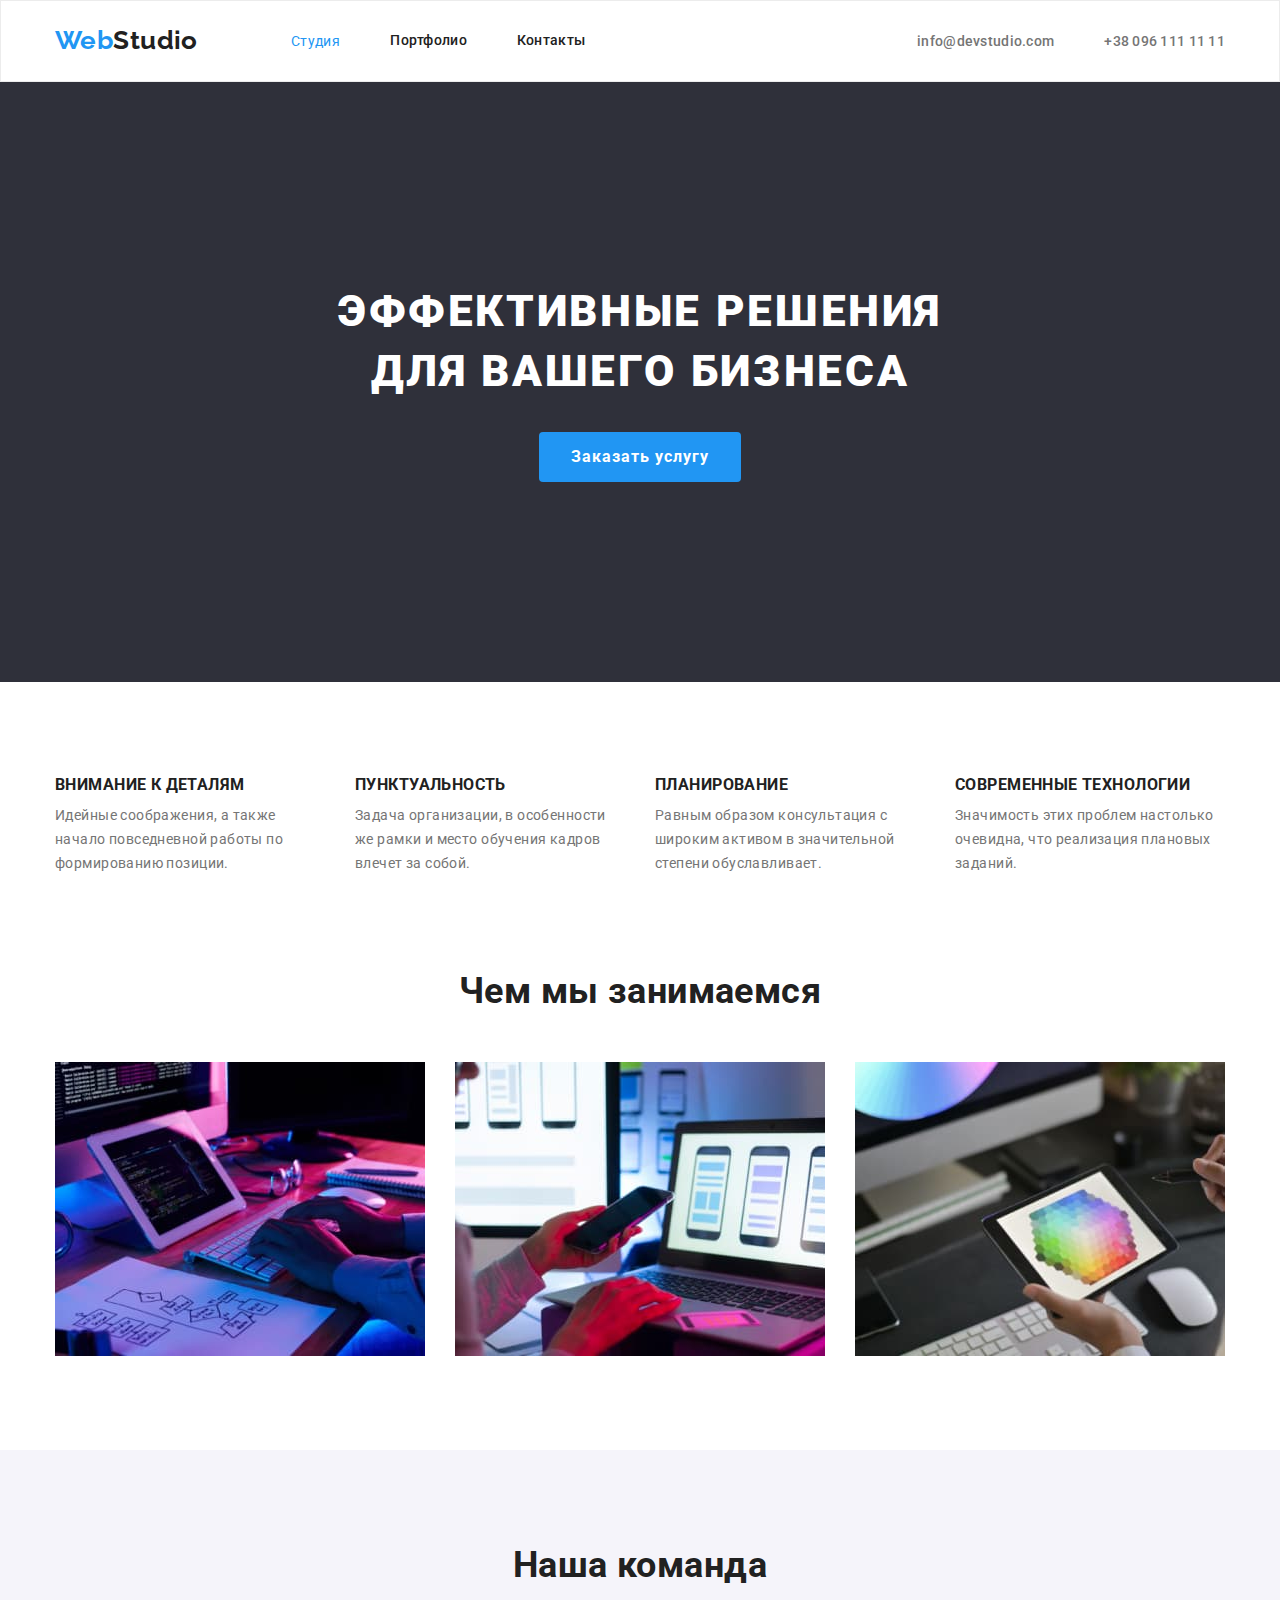
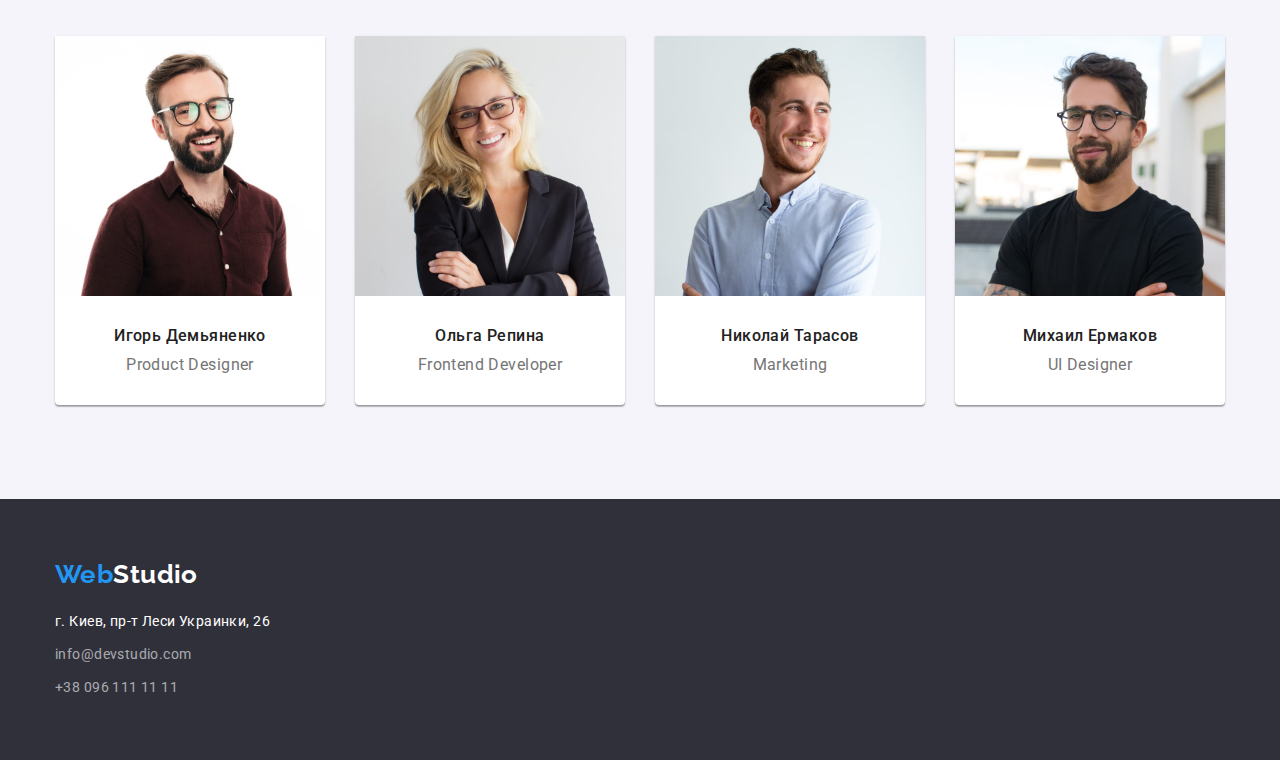
<file: index.html>
<!DOCTYPE html>
<html lang="ru">
  <head>
    <meta charset="UTF-8" />
    <meta http-equiv="X-UA-Compatible" content="IE=edge" />
    <meta name="viewport" content="width=device-width, initial-scale=1.0" />
    <title>Document</title>

    <link rel="preconnect" href="https://fonts.googleapis.com" />
    <link rel="preconnect" href="https://fonts.gstatic.com" crossorigin />
    <link
      href="https://fonts.googleapis.com/css2?family=Raleway:wght@700&family=Roboto:wght@400;500;700;900&display=swap"
      rel="stylesheet"
    />
    <link
      rel="stylesheet"
      href="https://cdnjs.cloudflare.com/ajax/libs/modern-normalize/1.1.0/modern-normalize.min.css"
    />
    <link rel="stylesheet" href="./css/styles.css" />
  </head>

  <body>
    <!-- Шапка сайту -->
    <header class="header">
      <div class="container header-container">
        <nav class="header-navigation">
          <a href="./index.html" class="logo"
            >Web
            <span class="header-logo">Studio</span>
          </a>
          <ul class="header-list">
            <li class="header-item">
              <a class="header-link-current" href="./index.html">Студия</a>
            </li>
            <li class="header-item">
              <a class="header-link" href="./portfolio.html">Портфолио</a>
            </li>
            <li class="header-item">
              <a class="header-link" href="">Контакты</a>
            </li>
          </ul>
        </nav>
        <ul class="header-contacts-list">
          <li class="header-contacts-item">
            <a class="header-contact-link" href="mailto:info@devstudio.com"
              >info@devstudio.com</a
            >
          </li>
          <li class="header-contacts-item">
            <a class="header-contact-link" href="tel:+380961111111"
              >+38 096 111 11 11</a
            >
          </li>
        </ul>
      </div>
    </header>

    <main>
      <!-- Герой -->
      <section class="hero">
        <div class="container">
          <h1 class="hero-title">Эффективные решения для вашего бизнеса</h1>
          <button class="hero-btn" type="button">Заказать услугу</button>
        </div>
      </section>

      <!-- Особливості -->
      <section class="features">
        <div class="container">
          <h2 class="visually-hidden">Особенности</h2>

          <ul class="features-list">
            <li class="features-list-item">
              <h3 class="features-list-title">Внимание к деталям</h3>
              <p class="features-list-text">
                Идейные соображения, а также начало повседневной работы по
                формированию позиции.
              </p>
            </li>
            <li class="features-list-item">
              <h3 class="features-list-title">Пунктуальность</h3>
              <p class="features-list-text">
                Задача организации, в особенности же рамки и место обучения
                кадров влечет за собой.
              </p>
            </li>
            <li class="features-list-item">
              <h3 class="features-list-title">Планирование</h3>
              <p class="features-list-text">
                Равным образом консультация с широким активом в значительной
                степени обуславливает.
              </p>
            </li>
            <li class="features-list-item">
              <h3 class="features-list-title">Современные технологии</h3>
              <p class="features-list-text">
                Значимость этих проблем настолько очевидна, что реализация
                плановых заданий.
              </p>
            </li>
          </ul>
        </div>
      </section>

      <!-- Приклади рабіт -->
      <section class="products">
        <div class="container">
          <h2 class="products-title">Чем мы занимаемся</h2>

          <ul class="products-list">
            <li class="products-list-item">
              <img
                class="products-list-image"
                src="./images/box1.jpg"
                alt="Компьютер"
                width="370"
              />
            </li>
            <li class="products-list-item">
              <img
                class="products-list-image"
                src="./images/box2.jpg"
                alt="Телефон"
                width="370"
              />
            </li>
            <li class="products-list-item">
              <img
                class="products-list-image"
                src="./images/box3.jpg"
                alt="Планшет"
                width="370"
              />
            </li>
          </ul>
        </div>
      </section>

      <!-- Наша команда-->
      <section class="team">
        <div class="container">
          <h2 class="team-title">Наша команда</h2>

          <ul class="team-list">
            <li class="team-list-item">
              <a class="team-list-image" href=""
                ><img src="./images/member1.jpg" alt="Член команды" width="270"
              /></a>
              <h3 class="team-list-title">Игорь Демьяненко</h3>
              <p class="team-list-text" lang="en">Product Designer</p>
            </li>
            <li class="team-list-item">
              <a class="team-list-image" href=""
                ><img src="./images/member2.jpg" alt="Член команды" width="270"
              /></a>
              <h3 class="team-list-title">Ольга Репина</h3>
              <p class="team-list-text" lang="en">Frontend Developer</p>
            </li>
            <li class="team-list-item">
              <a class="team-list-image" href=""
                ><img src="./images/member3.jpg" alt="Член команды" width="270"
              /></a>
              <h3 class="team-list-title">Николай Тарасов</h3>
              <p class="team-list-text" lang="en">Marketing</p>
            </li>
            <li class="team-list-item">
              <a class="team-list-image" href=""
                ><img src="./images/member4.jpg" alt="Член команды" width="270"
              /></a>
              <h3 class="team-list-title">Михаил Ермаков</h3>
              <p class="team-list-text" lang="en">UI Designer</p>
            </li>
          </ul>
        </div>
      </section>
    </main>

    <!-- Підвал -->
    <footer class="footer">
      <div class="container">
        <a class="logo" href="./index.html"
          >Web
          <span class="footer-logo">Studio</span>
        </a>
        <address class="address">
          <ul class="address-list">
            <li class="address-item">
              <a
                class="address-link link"
                href="https://www.google.com.ua/maps/place/%D0%B1%D1%83%D0%BB%D1%8C%D0%B2%D0%B0%D1%80+%D0%9B%D0%B5%D1%81%D1%96+%D0%A3%D0%BA%D1%80%D0%B0%D1%97%D0%BD%D0%BA%D0%B8,+26,+%D0%9A%D0%B8%D1%97%D0%B2,+02000/@50.4265807,30.5361971,17z/data=!3m1!4b1!4m5!3m4!1s0x40d4cf0e033ecbe9:0x57a4dffefec77da0!8m2!3d50.4265807!4d30.5383858?hl=uk"
                >г. Киев, пр-т Леси Украинки, 26</a
              >
            </li>
            <li class="address-item-contact">
              <a
                class="address-link-contact link"
                href="mailto:info@devstudio.com"
                >info@devstudio.com</a
              >
            </li>
            <li class="address-item-contact">
              <a class="address-link-contact link" href="tel:+380961111111"
                >+38 096 111 11 11</a
              >
            </li>
          </ul>
        </address>
      </div>
    </footer>
  </body>
</html>
</file>
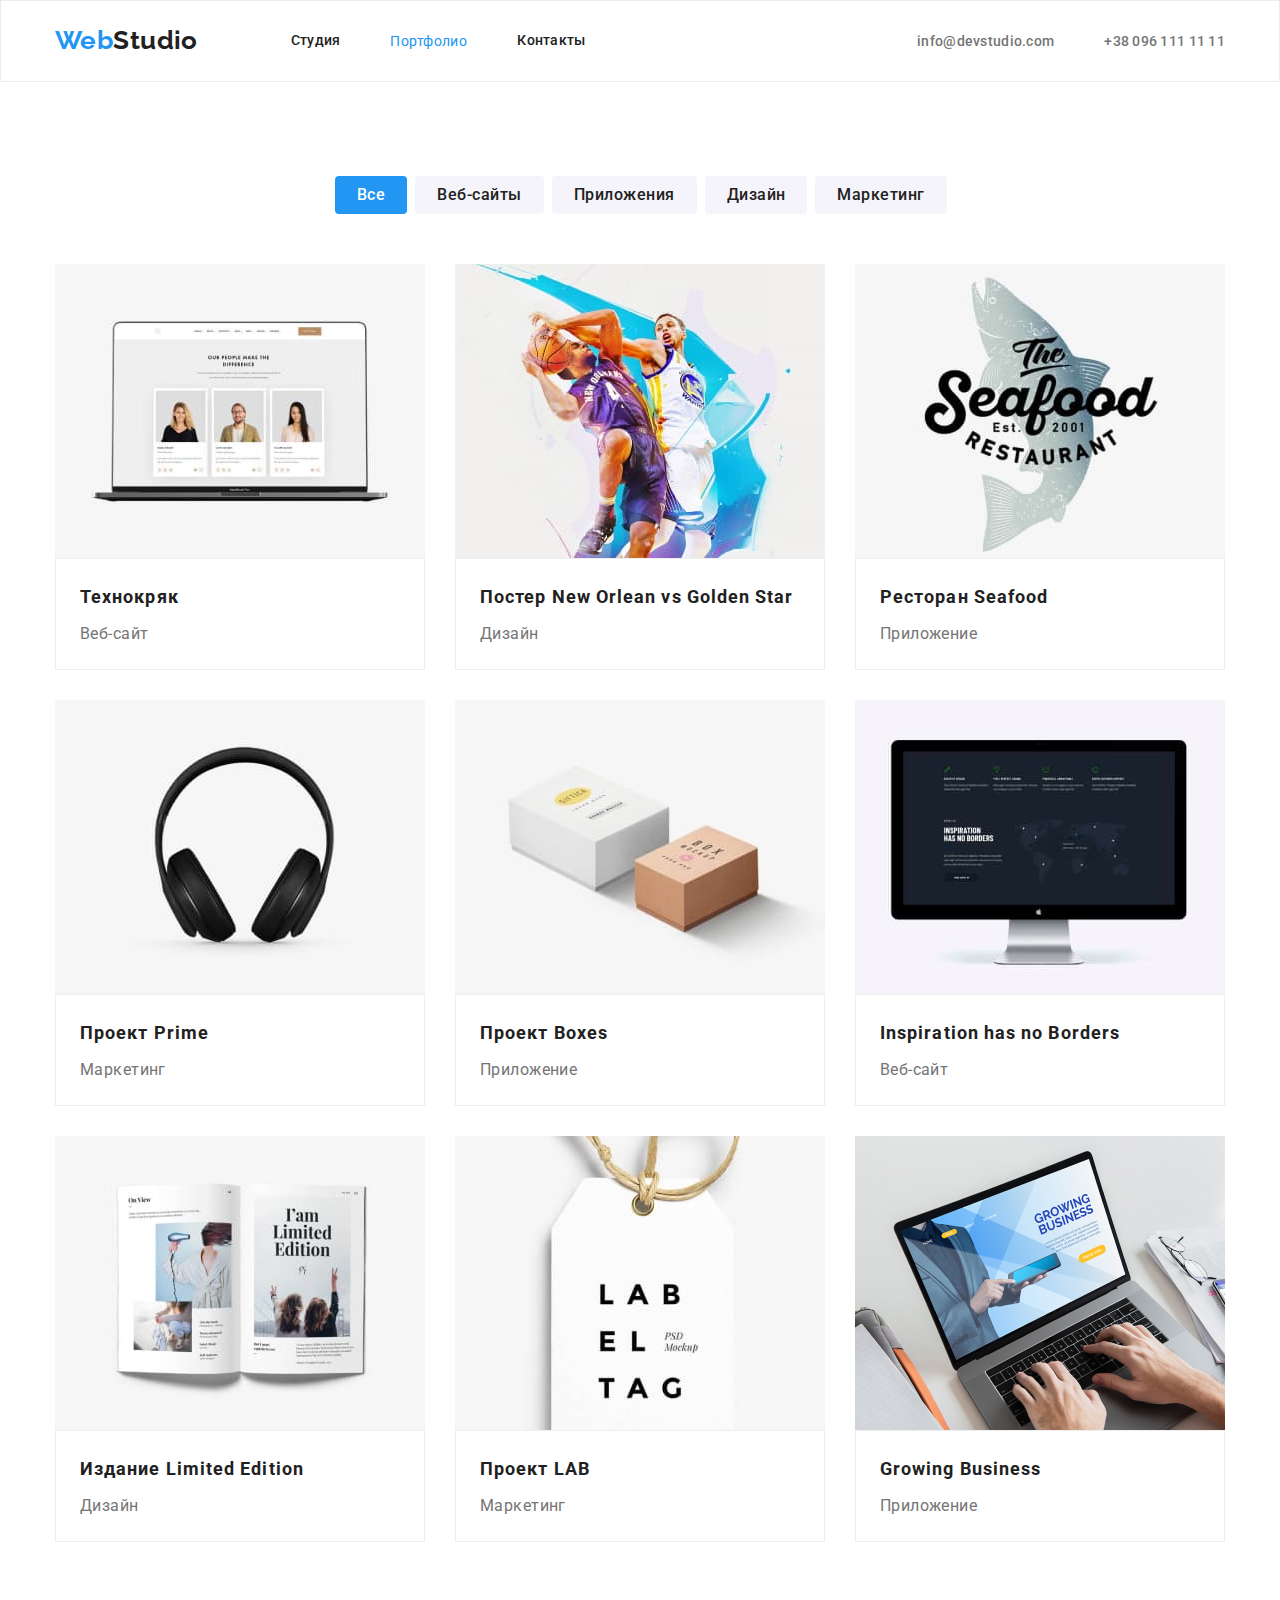
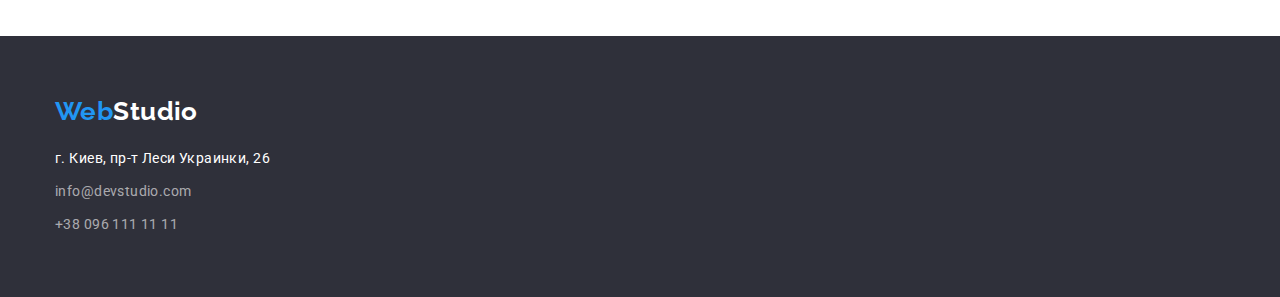
<file: portfolio.html>
<!DOCTYPE html>
<html lang="ru">
  <head>
    <meta charset="UTF-8" />
    <meta http-equiv="X-UA-Compatible" content="IE=edge" />
    <meta name="viewport" content="width=device-width, initial-scale=1.0" />
    <title>Document</title>
    <link rel="preconnect" href="https://fonts.googleapis.com" />
    <link rel="preconnect" href="https://fonts.gstatic.com" crossorigin />
    <link
      href="https://fonts.googleapis.com/css2?family=Raleway:wght@700&family=Roboto:wght@400;500;700;900&display=swap"
      rel="stylesheet"
    />
    <link
      rel="stylesheet"
      href="https://cdnjs.cloudflare.com/ajax/libs/modern-normalize/1.1.0/modern-normalize.min.css"
    />
    <link rel="stylesheet" href="./css/styles.css" />
  </head>

  <body>
    <!-- Шапка сайту -->
    <header class="header">
      <div class="container header-container">
        <nav class="header-navigation">
          <a href="./index.html" class="logo"
            >Web
            <span class="header-logo">Studio</span>
          </a>
          <ul class="header-list">
            <li class="header-item">
              <a class="header-link" href="./index.html">Студия</a>
            </li>
            <li class="header-item">
              <a class="header-link-current" href="./portfolio.html"
                >Портфолио</a
              >
            </li>
            <li class="header-item">
              <a class="header-link" href="">Контакты</a>
            </li>
          </ul>
        </nav>
        <ul class="header-contacts-list">
          <li class="header-contacts-item">
            <a class="header-contact-link" href="mailto:info@devstudio.com"
              >info@devstudio.com</a
            >
          </li>
          <li class="header-contacts-item">
            <a class="header-contact-link" href="tel:+380961111111"
              >+38 096 111 11 11</a
            >
          </li>
        </ul>
      </div>
    </header>

    <main>
      <!-- Наші проекти-->
      <section class="filter">
        <div class="container">
          <h1 class="visually-hidden">Наші проекти</h1>

          <ul class="filter-list">
            <li class="filter-item">
              <button class="filter-btm current" type="button">Все</button>
            </li>
            <li class="filter-item">
              <button class="filter-btm" type="button">Веб-сайты</button>
            </li>
            <li class="filter-item">
              <button class="filter-btm" type="button">Приложения</button>
            </li>
            <li class="filter-item">
              <button class="filter-btm" type="button">Дизайн</button>
            </li>
            <li class="filter-item">
              <button class="filter-btm" type="button">Маркетинг</button>
            </li>
          </ul>

          <ul class="projects">
            <li class="project-item">
              <a class="project-link" href="">
                <img
                  class="project-img"
                  src="./images/project1.jpg"
                  alt="Проект"
                  width="370"
                />
                <div class="project-description">
                  <h2 class="project-title">Технокряк</h2>
                  <p class="project-text">Веб-сайт</p>
                </div>
              </a>
            </li>

            <li class="project-item">
              <a class="project-link" href="">
                <img
                  class="project-img"
                  src="./images/project2.jpg"
                  alt="Проект"
                  width="370"
                />
                <div class="project-description">
                  <h2 class="project-title">
                    Постер New Orlean vs Golden Star
                  </h2>
                  <p class="project-text">Дизайн</p>
                </div>
              </a>
            </li>

            <li class="project-item">
              <a class="project-link" href="">
                <img
                  class="project-img"
                  src="./images/project3.jpg"
                  alt="Проект"
                  width="370"
                />
                <div class="project-description">
                  <h2 class="project-title">Ресторан Seafood</h2>
                  <p class="project-text">Приложение</p>
                </div>
              </a>
            </li>
            <li class="project-item">
              <a class="project-link" href="">
                <img
                  class="project-img"
                  src="./images/project4.jpg"
                  alt="Проект"
                  width="370"
                />
                <div class="project-description">
                  <h2 class="project-title">Проект Prime</h2>
                  <p class="project-text">Маркетинг</p>
                </div>
              </a>
            </li>

            <li class="project-item">
              <a class="project-link" href="">
                <img
                  class="project-img"
                  src="./images/project5.jpg"
                  alt="Проект"
                  width="370"
                />
                <div class="project-description">
                  <h2 class="project-title">Проект Boxes</h2>
                  <p class="project-text">Приложение</p>
                </div>
              </a>
            </li>

            <li class="project-item">
              <a class="project-link" href="">
                <img
                  class="project-img"
                  src="./images/project6.jpg"
                  alt="Проект"
                  width="370"
                />
                <div class="project-description">
                  <h2 class="project-title">Inspiration has no Borders</h2>
                  <p class="project-text">Веб-сайт</p>
                </div>
              </a>
            </li>

            <li class="project-item">
              <a class="project-link" href="">
                <img
                  class="project-img"
                  src="./images/project7.jpg"
                  alt="Проект"
                  width="370"
                />
                <div class="project-description">
                  <h2 class="project-title">Издание Limited Edition</h2>
                  <p class="project-text">Дизайн</p>
                </div>
              </a>
            </li>

            <li class="project-item">
              <a class="project-link" href="">
                <img
                  class="project-img"
                  src="./images/project8.jpg"
                  alt="Проект"
                  width="370"
                />
                <div class="project-description">
                  <h2 class="project-title">Проект LAB</h2>
                  <p class="project-text">Маркетинг</p>
                </div>
              </a>
            </li>

            <li class="project-item">
              <a class="project-link" href="">
                <img
                  class="project-img"
                  src="./images/project9.jpg"
                  alt="Проект"
                  width="370"
                />
                <div class="project-description">
                  <h2 class="project-title">Growing Business</h2>
                  <p class="project-text">Приложение</p>
                </div>
              </a>
            </li>
          </ul>
        </div>
      </section>
    </main>

    <!-- Підвал -->
    <footer class="footer">
      <div class="container">
        <a class="logo" href="./index.html"
          >Web
          <span class="footer-logo">Studio</span>
        </a>
        <address class="address">
          <ul class="address-list">
            <li class="address-item">
              <a
                class="address-link link"
                href="https://www.google.com.ua/maps/place/%D0%B1%D1%83%D0%BB%D1%8C%D0%B2%D0%B0%D1%80+%D0%9B%D0%B5%D1%81%D1%96+%D0%A3%D0%BA%D1%80%D0%B0%D1%97%D0%BD%D0%BA%D0%B8,+26,+%D0%9A%D0%B8%D1%97%D0%B2,+02000/@50.4265807,30.5361971,17z/data=!3m1!4b1!4m5!3m4!1s0x40d4cf0e033ecbe9:0x57a4dffefec77da0!8m2!3d50.4265807!4d30.5383858?hl=uk"
                >г. Киев, пр-т Леси Украинки, 26</a
              >
            </li>
            <li class="address-item-contact">
              <a
                class="address-link-contact link"
                href="mailto:info@devstudio.com"
                >info@devstudio.com</a
              >
            </li>
            <li class="address-item-contact">
              <a class="address-link-contact link" href="tel:+380961111111"
                >+38 096 111 11 11</a
              >
            </li>
          </ul>
        </address>
      </div>
    </footer>
  </body>
</html>
</file>
<file: css/styles.css>
:root {
  --main-title-color: #212121;
  --secondary-title-color: #757575;
  --main-text-color: #212121;
  --secondary-text-color: #757575;
  --accent-color: #2196f3;
  --tertiary-text-color: #ffffff;
  --background-color: #e5e5e5;
  --background-btn-color: #f5f4fa;
  --main-background-color: #ffffff;
  --project-gap: 30px;
  --container-gap: 94px;
}

/* ---------------------------RESET--------------------------*/

p,
h1,
h2,
h3,
h4,
h5,
h6 {
  margin: 0;
}

ul {
  margin: 0;
  padding-left: 0;
}

body {
  font-family: 'Roboto', sans-serif;
  font-size: 14px;
  letter-spacing: 0.03em;
  color: var(--main-title-color);
}

a {
  text-decoration: none;
}

button {
  border: none;
}

ul li {
  list-style: none;
}

.link {
  text-decoration: none;
}
button {
  border: none;
}

img {
  display: block;
  max-width: 100%;
  height: auto;
}

/* --------------------ЗАГАЛЬНІ КЛАСИ------------------*/

.container {
  width: 1200px;
  margin: 0 auto;
  padding: 0 15px;
}

.visually-hidden {
  position: absolute;
  width: 1px;
  height: 1px;
  margin: -1px;
  padding: 0;
  overflow: hidden;
  border: 0;
  clip: rect(0 0 0 0);
}

/* ----------------------ШАПКА САЙТУ--------------------*/

.header {
  padding-top: 24px;
  padding-bottom: 25px;
  background-color: var(--main-background-color);
  border: 1px solid #ececec;
}

.header-container {
  display: flex;
}

.header-navigation {
  display: flex;
}

.logo {
  margin-right: 93px;
  font-family: Raleway, sans-serif;
  display: flex;
  font-weight: bold;
  font-size: 26px;
  line-height: 1.2;
  color: var(--accent-color);
}

.header-logo {
  color: var(--main-text-color);
}

.header-list {
  display: flex;
  align-items: center;
}
.header-item:not(:last-child) {
  margin-right: 50px;
}

.header-link {
  font-weight: 500;
  line-height: 1.14;
  letter-spacing: 0.02em;
  color: var(--main-text-color);
}

.header-link:hover,
.header-link:focus,
.header-contact-link:hover,
.header-contact-link:focus {
  color: var(--accent-color);
}
.header-link-current {
  color: var(--accent-color);
}

.header-contacts-list {
  margin-left: auto;
  display: flex;
  align-items: center;
}

.header-contacts-item:not(:last-child) {
  margin-right: 50px;
}

.header-contact-link {
  font-weight: 500;
  line-height: 1.14px;
  letter-spacing: 0.02em;
  color: var(--secondary-text-color);
}

/* ----------------------ГЕРОЙ--------------------*/

.hero {
  padding-top: 200px;
  padding-bottom: 200px;
  text-align: center;
  background-color: #2f303a;
}

.hero-title {
  margin: 0 auto;
  max-width: 696px;
  font-weight: 900;
  font-size: 44px;
  line-height: 1.36;
  text-align: center;
  letter-spacing: 0.06em;
  text-transform: uppercase;
  color: var(--tertiary-text-color);
}

.hero-btn {
  margin-top: 30px;
  padding: 10px 32px;
  font-family: inherit;
  font-weight: bold;
  font-size: 16px;
  line-height: 1.87;
  text-align: center;
  letter-spacing: 0.06em;
  border-radius: 4px;
  color: var(--tertiary-text-color);
  background-color: var(--accent-color);
  cursor: pointer;
}

.hero-btn:hover,
.hero-btn:focus {
  background-color: #188ce8;
}
/* ----------------------ОСОБЛИВОСТІ--------------------*/

.features {
  padding-top: var(--container-gap);
  padding-bottom: var(--container-gap);
}

.features-list {
  display: flex;
  align-items: center;
}

.features-list-item:not(:last-child) {
  margin-right: 30px;
}

.features-list-title {
  font-weight: bold;
  line-height: 1.14;
  text-transform: uppercase;
}

.features-list-text {
  margin-top: 10px;
  max-width: 270px;
  line-height: 1.71;
  color: var(--secondary-text-color);
}

/*------------------------ПРИКЛАДИ РОБІТ-----------------------*/

.products {
  padding-bottom: var(--container-gap);
  background-color: var(--main-background-color);
}

.products-title {
  font-weight: bold;
  font-size: 36px;
  line-height: 1.17;
  text-align: center;
}

.products-list {
  margin-top: 50px;
  display: flex;
  align-items: center;
}

.products-list-item:not(:last-child) {
  margin-right: 30px;
}

/*--------------------------НАША КОМАНДА------------------------*/

.team {
  padding-top: var(--container-gap);
  padding-bottom: var(--container-gap);
  background-color: #f5f4fa;
}

.team-list {
  margin-top: 50px;
  display: flex;
  align-items: center;
}

.team-list-item {
  background-color: var(--main-background-color);
  border-radius: 0px 0px 4px 4px;
  box-shadow: 0px 1px 3px rgba(0, 0, 0, 0.12), 0px 1px 1px rgba(0, 0, 0, 0.14),
    0px 2px 1px rgba(0, 0, 0, 0.2);
}

.team-list-item:not(:last-child) {
  margin-right: 30px;
}

.team-title {
  font-weight: bold;
  font-size: 36px;
  line-height: 1.17;
  text-align: center;
}

.team-list-title {
  margin-top: 30px;
  font-weight: 500;
  font-size: 16px;
  line-height: 1.19;
  text-align: center;
}

.team-list-text {
  margin-top: 10px;
  padding-bottom: 30px;
  font-size: 16px;
  line-height: 1.19;
  text-align: center;
  color: var(--secondary-text-color);
}

/*------------------------------ПІДВАЛ--------------------------*/

.footer {
  padding-top: 60px;
  padding-bottom: 60px;
  background-color: #2f303a;
}

.footer-logo {
  color: var(--tertiary-text-color);
}

.address-list {
  margin-top: 20px;
  line-height: 1.71;
}

.link {
  font-family: inherit;
  font-style: normal;
  font-weight: normal;
  line-height: 1.71;
}

.address-item-contact {
  margin-top: 9px;
}

.address-link {
  color: var(--tertiary-text-color);
}

.address-link-contact {
  color: rgba(255, 255, 255, 0.6);
}

.address-link:hover,
.address-link:focus,
.address-link-contact:hover,
.address-link-contact:focus {
  color: var(--accent-color);
}

/*----------------------ПОРТФОЛІО-----------------------*/

.filter {
  padding-top: var(--container-gap);
  padding-bottom: var(--container-gap);
}

.filter-item:not(:last-child) {
  margin-right: 8px;
}

.filter-list {
  margin-bottom: 50px;
  padding-left: 280px;
  display: flex;
}

.filter-btm {
  padding: 6px 22px 6px 22px;
  font-family: inherit;
  font-weight: 500;
  font-size: 16px;
  line-height: 1.62;
  text-align: center;
  letter-spacing: 0.03em;
  color: var(--main-title-color);
  border-radius: 4px;
  background-color: var(--background-btn-color);
  cursor: pointer;
}

.filter-btm:hover,
.filter-btm.focus {
  background-color: var(--accent-color);
  color: var(--tertiary-text-color);
}

.current {
  background-color: var(--accent-color);
  color: var(--tertiary-text-color);
}

.projects {
  display: flex;
  align-items: center;
  flex-wrap: wrap;
  margin-left: calc(-1 * var(--project-gap));
  margin-top: calc(-1 * var(--project-gap));
}

.project-item {
  width: 370px;
  flex-basis: calc(100% / 3 - var(--project-gap));
  margin-left: var(--project-gap);
  margin-top: var(--project-gap);
}

.project-description {
  padding: 20px 24px;
  background: #ffffff;
  border: 1px solid #eeeeee;
}

.project-title {
  margin-bottom: 4px;
  font-weight: bold;
  font-size: 18px;
  line-height: 2;
  letter-spacing: 0.06em;
  color: var(--main-title-color);
}

.project-text {
  font-size: 16px;
  line-height: 1.87;
  color: var(--secondary-text-color);
}
</file>
